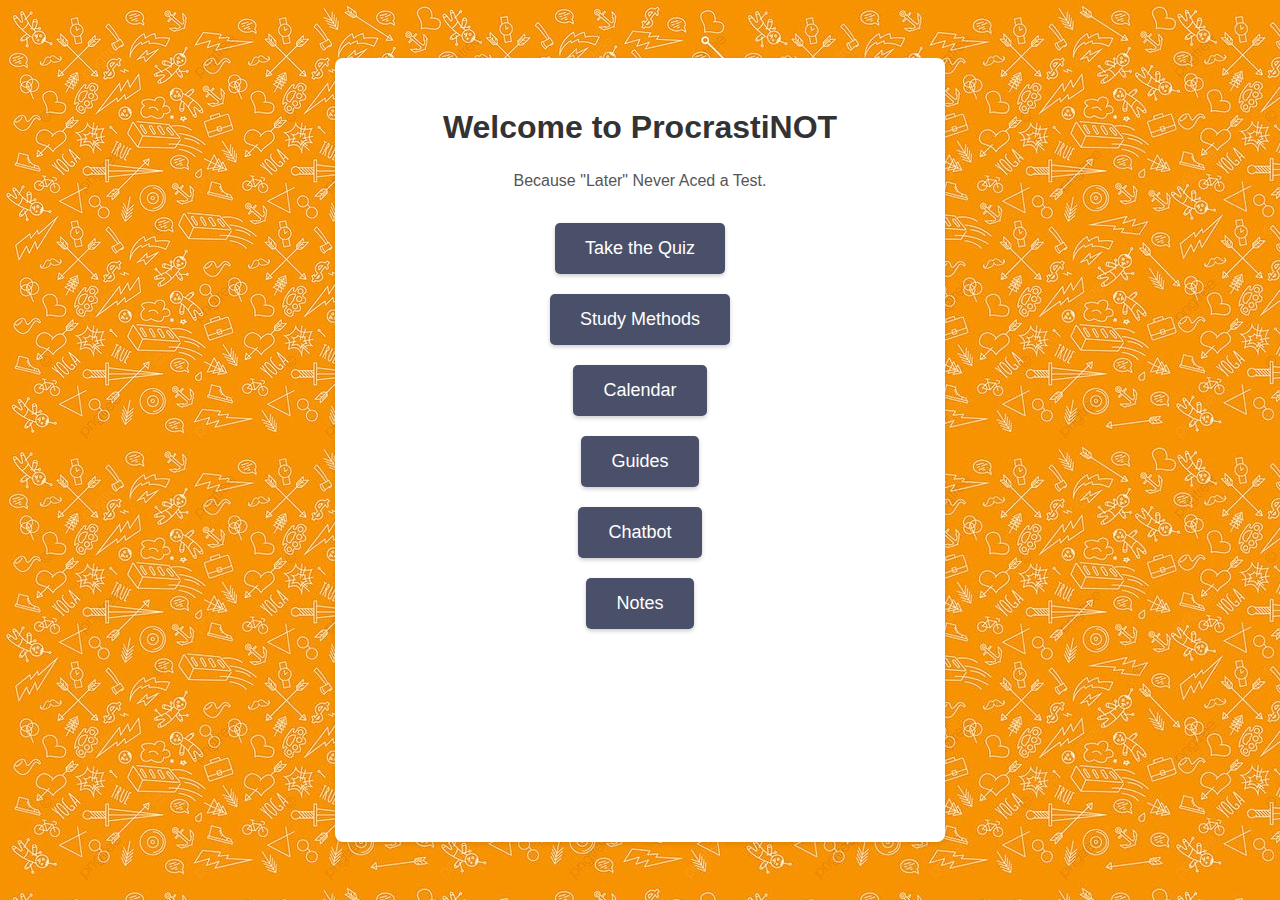
<file: index.html>
<html>
<head>
  <title>Welcome to ProcrastiNOT</title>
  <link rel="stylesheet" href="Mainweb1.css">
  <style>
    body {
      background-image: url("OrangeDoodle.jpg"); 
      font-family: sans-serif;
    }

    .container {
      background-color: #fff;
      border-radius: 8px;
      box-shadow: 0 2px 5px rgba(0, 0, 0, 0.1);
      padding: 30px;
      max-width: 800px;
      margin: 50px auto;
      text-align: center;
    }

    h1 {
      color: #333;
    }

    p {
      color: #555;
      line-height: 1.6;
      margin-bottom: 30px;
    }


    .button-container {
      display: flex;
      justify-content: center;
      align-items: center;
      flex-direction: column;
      gap: 20px;
    }
    .home-button {
      padding: 15px 30px;
      font-size: 18px;
      background-color: #4a5069;
      color: white;
      border: none;
      border-radius: 5px;
      cursor: pointer;
      transition: background-color 0.3s ease, transform 0.2s ease; 
      box-shadow: 0 2px 4px rgba(0, 0, 0, 0.2);
    }

    .home-button:hover {
      background-color: #68ff51;
      transform: translateY(-2px); 
    }
  </style>
</head>
<body>
  <div class="container">
    <h1>Welcome to ProcrastiNOT</h1>
    <p>Because "Later" Never Aced a Test.</p>

    <div class="button-container">
      <button class="home-button" onclick="window.location.href='Quiz.html'">Take the Quiz</button>
      <button class="home-button" onclick="window.location.href='recommendations.html'">Study Methods</button>
      <button class="home-button" onclick="window.location.href='Calendar.html'">Calendar</button>
      <button class="home-button" onclick="window.location.href='AboutUs.html'">Guides</button>
      <button class="home-button" onclick="window.location.href='Chatbot.html'">Chatbot</button>
      <button class="home-button" onclick="window.location.href='Notes.html'">Notes</button>
    </div>
  </div>
</body>
</html>
</file>
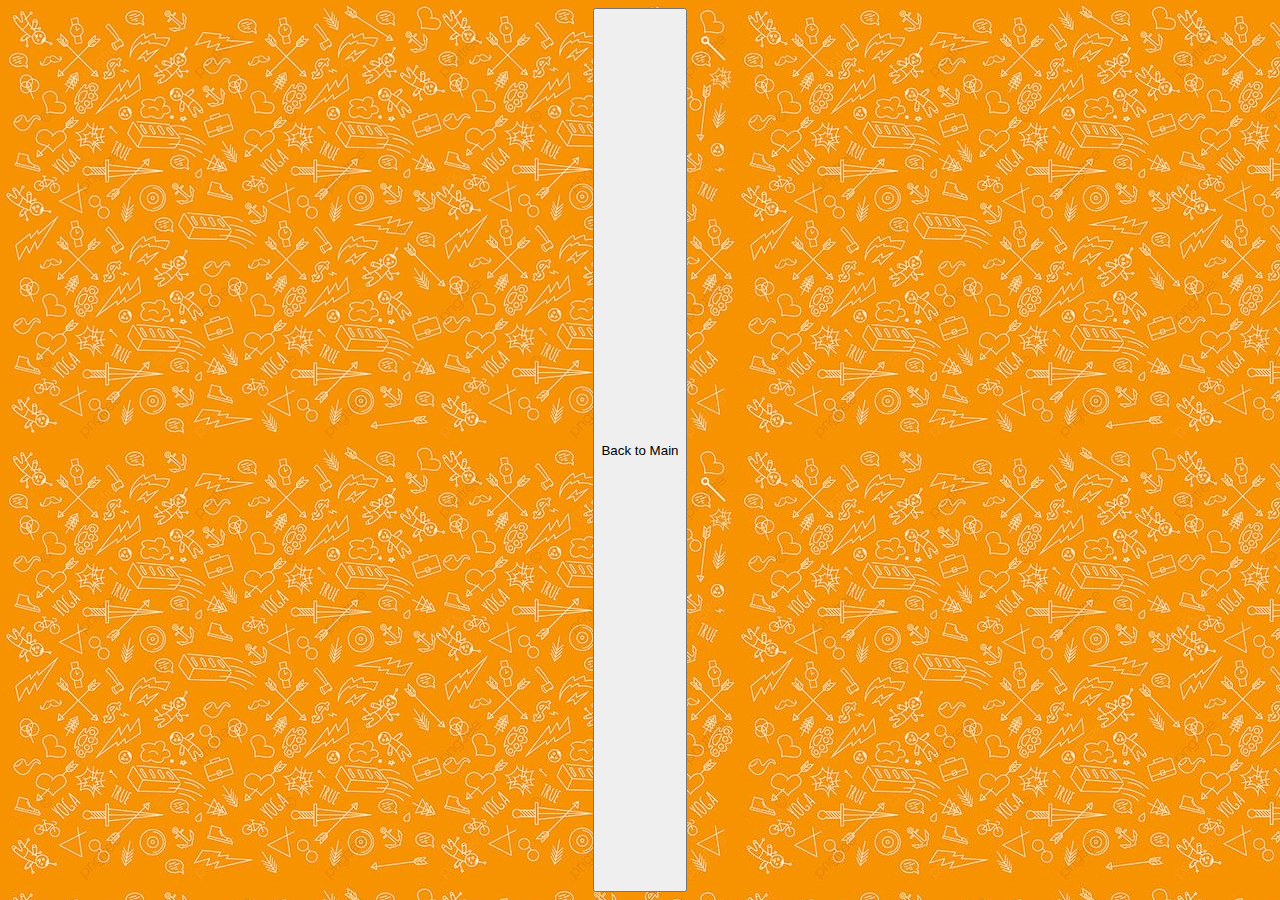
<file: AboutUs.html>
<html>
    <head>
        <link rel="stylesheet" href="Mainweb1.css">
    </head>
    <body>
        
        <button class="side-button" onclick="window.location.href='Mainweb1.html'">Back to Main</button>
    </body>
</html>
</file>
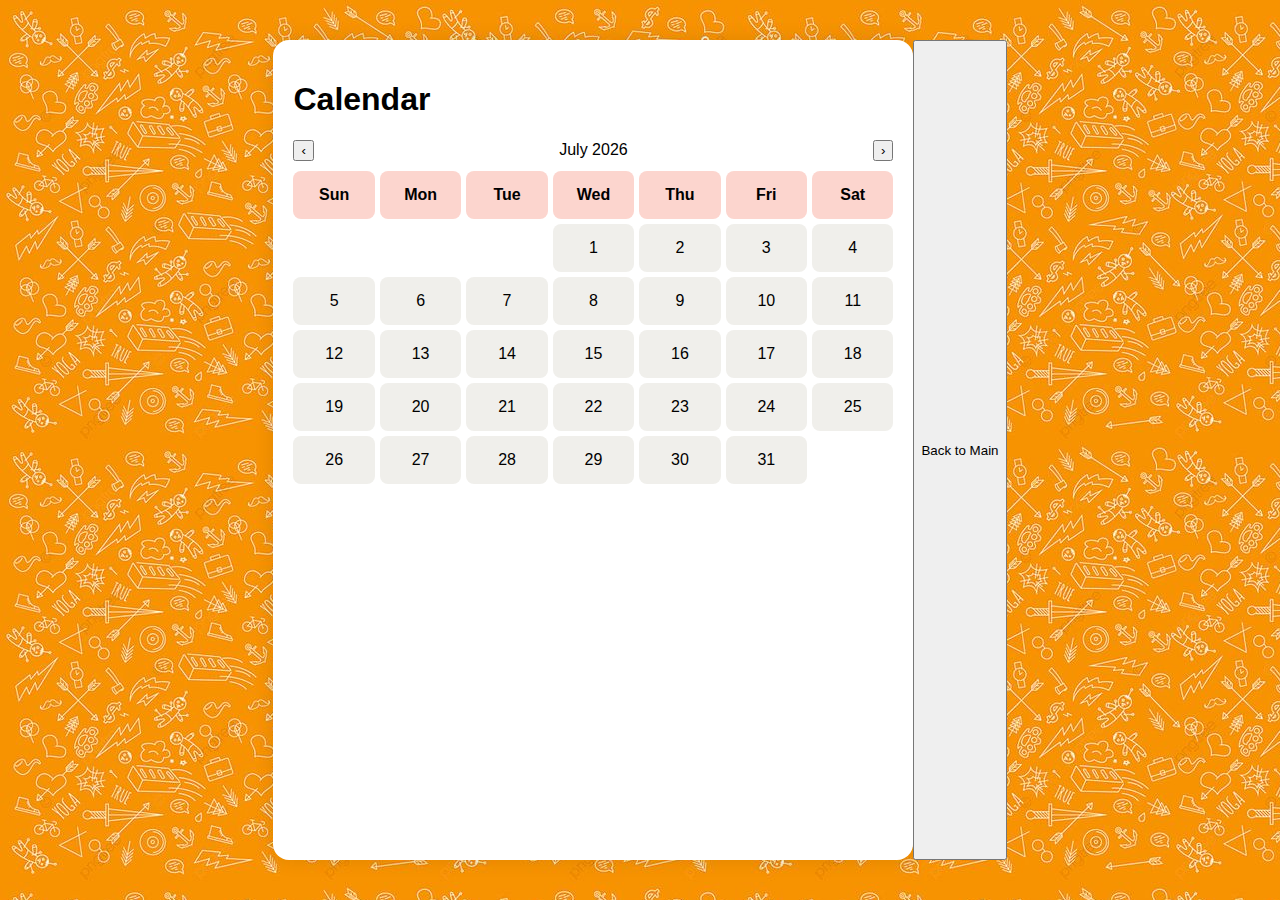
<file: Calendar.html>
<html lang="en">
<head>
  <meta charset="UTF-8">
  <title>ProcrastiNOT Calendar</title>
  <link rel="stylesheet" href="Calendar.css" />
</head>
<body>
  <div class="calendar-container">
    <h1>Calendar</h1>
    <div id="calendar-controls">
      <button onclick="prevMonth()">‹</button>
      <span id="month-year"></span>
      <button onclick="nextMonth()">›</button>
    </div>
    <div id="calendar"></div>
    <div id="event-popup" class="hidden">
      <h3>Add Event</h3>
      <p id="selected-date"></p>
      <input type="text" id="event-text" placeholder="Event details..." />
      <button onclick="saveEvent()">Save</button>
      <button onclick="closePopup()">Cancel</button>
    </div>
  </div>
  <script src="calendar.js"></script>
  <button class="side-button" onclick="window.location.href='Mainweb1.html'">Back to Main</button>
</body>
</html>
</file>
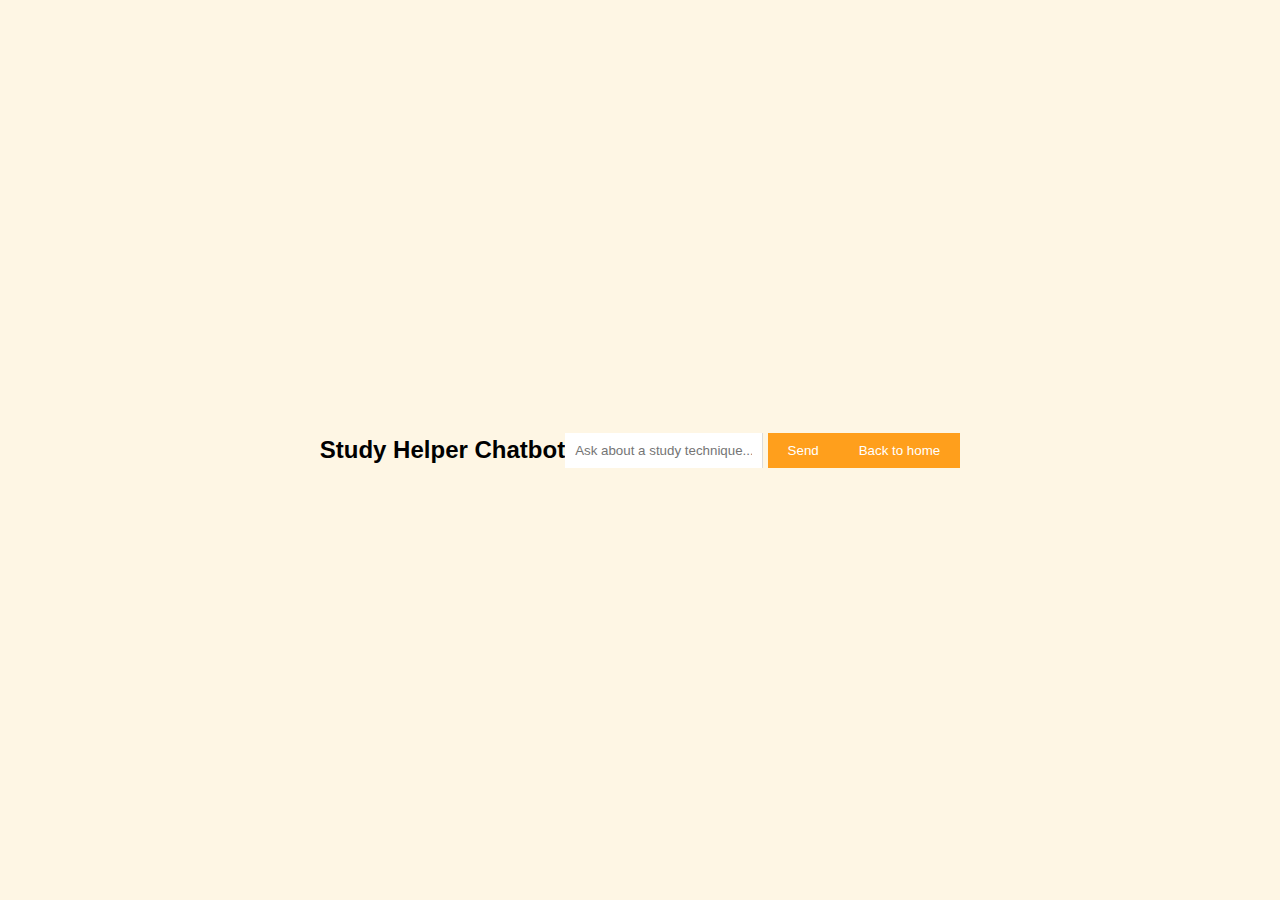
<file: Chatbot.html>
<html lang="en">
<head>
  <meta charset="UTF-8">
  <title>Study Chatbot</title>
  <link rel="stylesheet" href="chatbot.css" />
</head>
<body>

  <h2>Study Helper Chatbot</h2>
  <div id="chat-container"></div>

  <div id="input-area">
    <input type="text" id="user-input" placeholder="Ask about a study technique...">
    <button id="send-button">Send</button>
  </div>

  <script src="chatbot.js"></script>
  <div class="button-container">
    <button class="home-button" onclick="window.location.href='Quiz.html'">Back to home</button>
  </div>
</body>
</html>
</file>
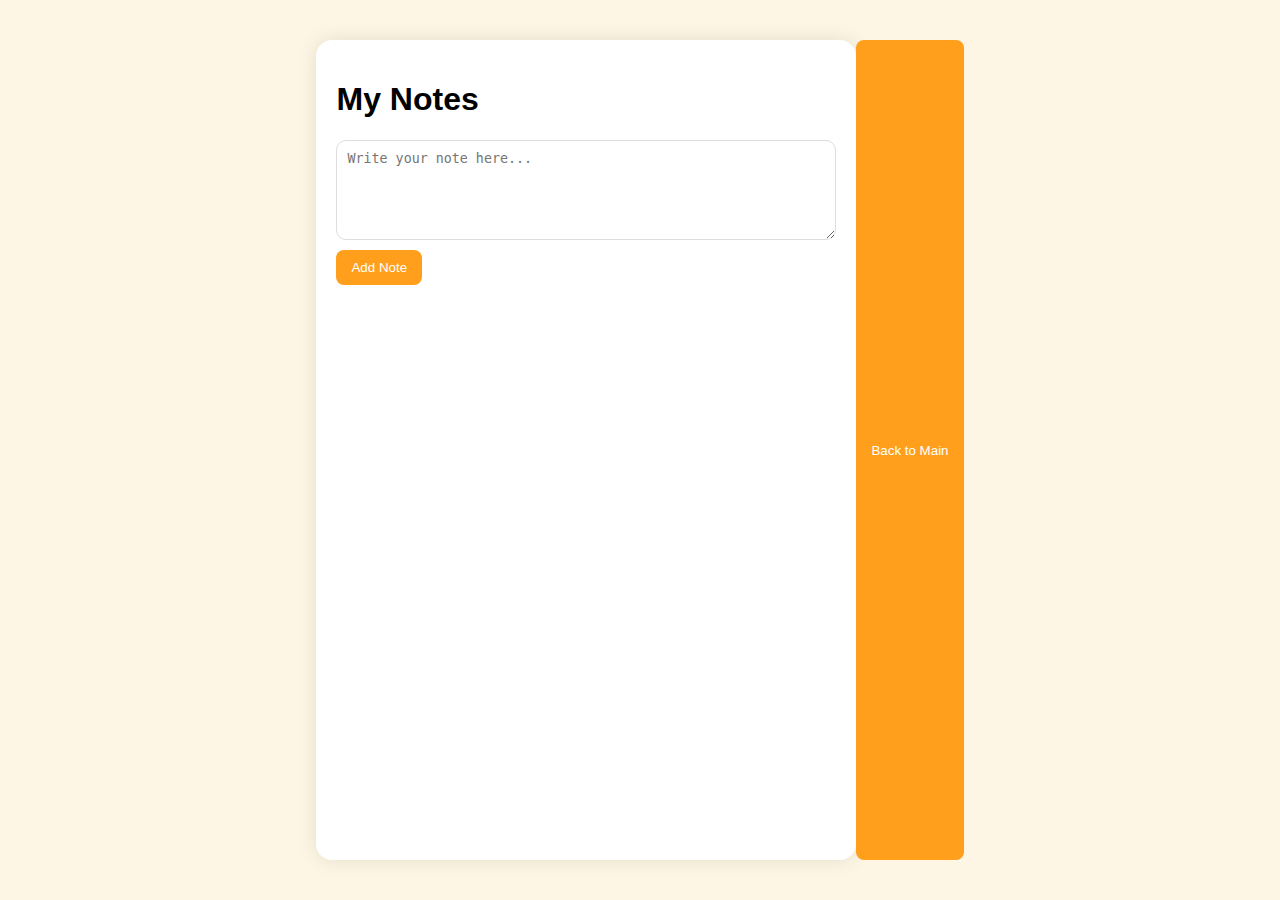
<file: Notes.html>
<html lang="en">
<head>
  <meta charset="UTF-8" />
  <title>ProcrastiNOT Notes</title>
  <link rel="stylesheet" href="notes.css" />
</head>
<body>
  <div class="notes-container">
    <h1>My Notes</h1>
    <textarea id="note-input" placeholder="Write your note here..."></textarea>
    <button onclick="addNote()">Add Note</button>
    <div id="notes-list"></div>
  </div>

  <script src="notes.js"></script>
  <button class="side-button" onclick="window.location.href='Mainweb1.html'">Back to Main</button>
</body>
</html>
</file>
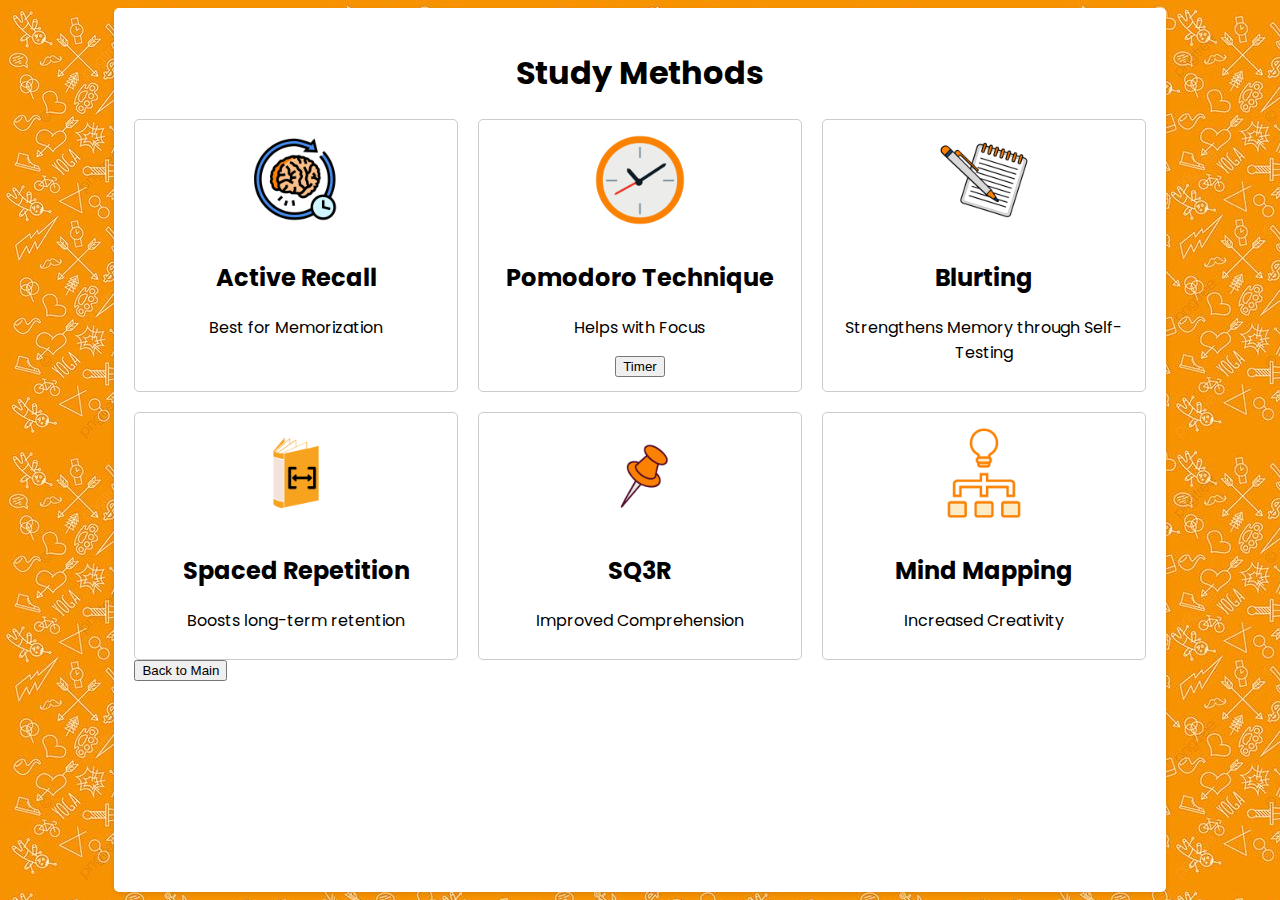
<file: recommendations.html>
<html>
<head>
  <title>Study Methods</title>
  <link rel="stylesheet" href="Mainweb1.css">
  <style>
    .game-grid {
      display: grid;
      grid-template-columns: repeat(auto-fit, minmax(250px, 1fr)); /* Responsive columns */
      gap: 20px;
    }

    .game-card {
      border: 1px solid #ccc;
      padding: 10px;
      border-radius: 5px;
      text-align: center;
    }

    .game-icon {
      width: 100px;
      height: 100px;
      object-fit: cover;
      margin-bottom: 10px;
    }
  </style>
</head>
<body class="reccomendations-page">
  <div class="container">
    <h1>Study Methods</h1>

    <div class="game-grid">
      <div class="game-card">
        <img src="ActiveRecall.png" alt="Active Recall" class="game-icon">
        <h2>Active Recall</h2>
        <p>Best for Memorization</p>
      </div>

      <div class="game-card">
        <img src="Pomodoro.png" alt="Pomodoro Technique" class="game-icon">
        <h2>Pomodoro Technique</h2>
        <p>Helps with Focus</p>
        <button class="home-button" onclick="window.location.href='timer.html'">Timer</button>
      </div>

      <div class="game-card">
        <img src="Blurting.png" alt="Blurting" class="game-icon">
        <h2>Blurting</h2>
        <p>Strengthens Memory through Self-Testing</p>
      </div>

      <div class="game-card">
        <img src="SpacedRepetition.png" alt="Spaced Repetition" class="game-icon">
        <h2>Spaced Repetition</h2>
        <p>Boosts long-term retention</p>
        <p></p>
      </div>

      <div class="game-card">
        <img src="SQmethod.png" alt="SQ3R" class="game-icon">
        <h2>SQ3R</h2>
        <p>Improved Comprehension</p>
      </div>

      <div class="game-card">
        <img src="MindMaping.png" alt="Mind Mapping" class="game-icon">
        <h2>Mind Mapping</h2>
        <p>Increased Creativity</p>
      </div>

    </div>

    <button class="side-button" onclick="window.location.href='Mainweb1.html'">Back to Main</button>
  </div>
</body>
</html>
</file>
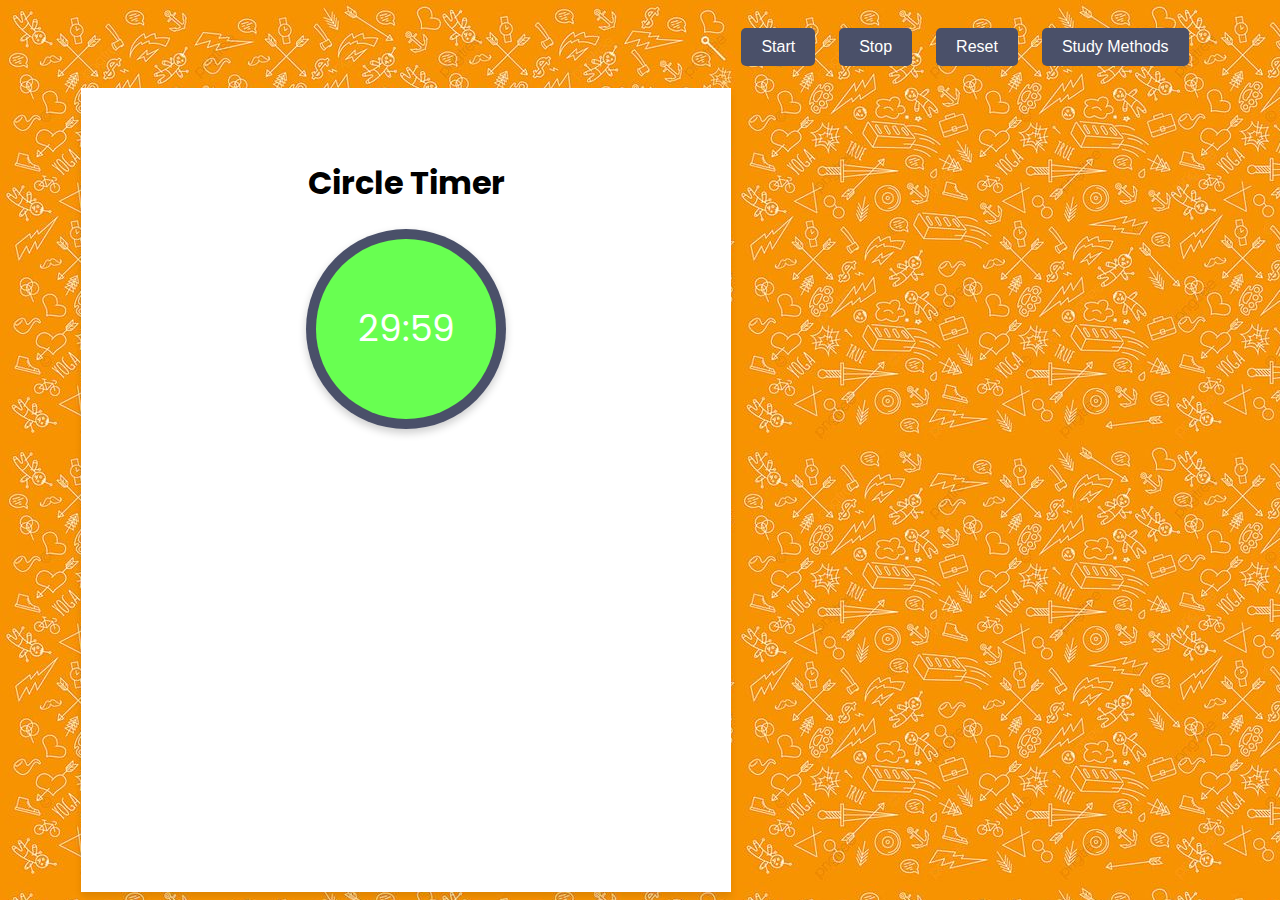
<file: timer.html>
<html>
<head>
    <title>Timer</title>
    <link rel="stylesheet" href="Mainweb1.css">
</head>
<body>
    <div class="container">
        <h1>Circle Timer</h1>
        <div class="timer-container">
            <div id="timerDisplay">30:00</div>
        </div>
    </div>
    
    <div class="buttons-container">
        <button id="startTimer">Start</button>
        <button id="stopTimer">Stop</button>
        <button id="resetTimer">Reset</button>
        <button class="side-button" onclick="window.location.href='recommendations.html'">Study Methods</button>
    </div>
    <script src="timer.js"></script> </body>
</body>
</html>
</file>
<file: Mainweb1.css>
@import url('https://fonts.googleapis.com/css2?family=Poppins:wght@400;500;700&display=swap');
body{
    font-family:"Poppins",sans-serif;
    background-image:url("OrangeDoodle.jpg");
    display:flex;
    justify-content:center;
}
.container{
    width: 550px;
    padding:50px;
    margin-top:80px;
    background-color:#fff;
    box-shadow:0 5px 7px rgba(0,0,0,0.1)
}
h1{
    text-align:center;
}
.question{
    font-weight:bold;
    margin-bottom:10px;
}
.options{
    margin-bottom:20px;
}
.option{
    display:block;
    margin-bottom:10x;
}
.button{
    display:inline-block;
    padding:5px 20px;
    background-color:#4a5069;
    color:#fff;
    border:none;
    cursor:pointer;
    font-size:16px;
    border-radius: 4px;
    transition:background-color 0.3s;
    margin-right:10px;
}
.button:hover{
    background-color:#68ff51;
}
.result{
    text-align:center;
    margin-top:20px;
    font-weight:bold;
}
.hide{
    display:none;
}
.timer-container {
    width: 200px;
    height: 200px;
    border-radius: 50%;
    background-color: #4a5069;
    display: flex;
    justify-content: center;
    align-items: center;
    margin: 20px auto; /* Center the timer */
    position: relative; /* To position the pseudo-element */
    box-shadow: 0 4px 8px rgba(0,0,0,0.2);
}

#timerDisplay {
    font-size: 36px;
    color: white;
    z-index: 2; /* Ensure timer text is on top */
}

.timer-container:before {
    content: "";
    position: absolute;
    width: 180px;
    height: 180px;
    border-radius: 50%;
    background-color: #68ff51;
    z-index: 1; 
}
.buttons-container {
    text-align: center; 
    margin-top: 20px; 
}

.buttons-container button {
    background-color: #4a5069; 
    color: white;
    padding: 10px 20px;
    border: none;
    border-radius: 5px;
    margin: 0 10px; 
    cursor: pointer;
    font-size: 16px;
    transition: background-color 0.3s ease;
}

.buttons-container button:hover {
    background-color: #68ff51; 
}
table {
    width: 100%;
    border-collapse: collapse;
}

th, td {
    border: 1px solid black;
    padding: 8px;
    text-align: left;
}
.hide {
    display: none;
}
body.reccomendations-page .container {
    width: 80%;
    max-width: 1200px; 
    margin: 0 auto;
    background-color: #fff;
    padding: 20px;
    border-radius: 5px;
    box-shadow: 0 2px 5px rgba(0, 0, 0, 0.1);
  }
.game-card:hover{
    width: 300px;
}
</file>
<file: Calendar.css>
body {
  font-family: sans-serif;
  background-image: url("OrangeDoodle.jpg");
  margin: 0;
  padding: 40px;
  display: flex;
  justify-content: center;
}

.calendar-container {
  width: 600px;
  background: white;
  padding: 20px;
  border-radius: 16px;
  box-shadow: 0 0 20px rgba(0,0,0,0.1);
}

#calendar-controls {
  display: flex;
  justify-content: space-between;
  align-items: center;
  margin-bottom: 10px;
}

#calendar {
  display: grid;
  grid-template-columns: repeat(7, 1fr);
  gap: 5px;
}

.day, .header {
  padding: 15px;
  text-align: center;
  border-radius: 8px;
}

.header {
  font-weight: bold;
  background-color: #fcd5ce;
}

.day {
  background-color: #f0efeb;
  cursor: pointer;
  position: relative;
}

.day.has-event {
  background-color: #d3f8e2;
}

#event-popup {
  position: fixed;
  top: 20%;
  left: 50%;
  transform: translate(-50%);
  background: white;
  padding: 20px;
  border-radius: 12px;
  box-shadow: 0 0 15px rgba(0,0,0,0.2);
  z-index: 10;
}

#event-popup input {
  width: 100%;
  padding: 8px;
  margin: 10px 0;
}

.hidden {
  display: none;
}
</file>
<file: chatbot.css>
body {
  font-family: sans-serif;
  background-color: #fef6e4;
  display: flex;
  justify-content: center;
  align-items: center;
  height: 100vh;
  margin: 0;
}

.chat-container {
  width: 400px;
  background-color: white;
  border-radius: 16px;
  box-shadow: 0 0 20px rgba(0,0,0,0.1);
  overflow: hidden;
}

.chat-box {
  max-height: 400px;
  overflow-y: auto;
  padding: 20px;
}

.input-container {
  display: flex;
  border-top: 1px solid #ddd;
}

#user-input {
  flex: 1;
  padding: 10px;
  border: none;
  border-right: 1px solid #ddd;
}

button {
  padding: 10px 20px;
  background-color: #ff9f1c;
  border: none;
  color: white;
  cursor: pointer;
}

.user-message, .bot-message {
  margin-bottom: 10px;
  padding: 10px;
  border-radius: 10px;
}

.user-message {
  background-color: #d3f8e2;
  align-self: flex-end;
}

.bot-message {
  background-color: #fcd5ce;
}
</file>
<file: notes.css>
body {
    font-family: sans-serif;
    background-color: #fef6e4;
    display: flex;
    justify-content: center;
    padding: 40px;
    margin: 0;
  }
  
  .notes-container {
    width: 500px;
    background: white;
    padding: 20px;
    border-radius: 16px;
    box-shadow: 0 0 20px rgba(0, 0, 0, 0.1);
  }
  
  textarea {
    width: 100%;
    height: 100px;
    padding: 10px;
    margin-bottom: 10px;
    border-radius: 10px;
    border: 1px solid #ddd;
    resize: vertical;
  }
  
  button {
    background-color: #ff9f1c;
    color: white;
    padding: 10px 15px;
    border: none;
    border-radius: 8px;
    cursor: pointer;
  }
  
  #notes-list {
    margin-top: 20px;
  }
  
  .note {
    background-color: #d3f8e2;
    padding: 10px;
    border-radius: 10px;
    margin-bottom: 10px;
    position: relative;
  }
  
  .delete-btn {
    position: absolute;
    right: 10px;
    top: 10px;
    background-color: #ff6b6b;
    border: none;
    color: white;
    padding: 4px 8px;
    border-radius: 5px;
    cursor: pointer;
    font-size: 12px;
  }
</file>
